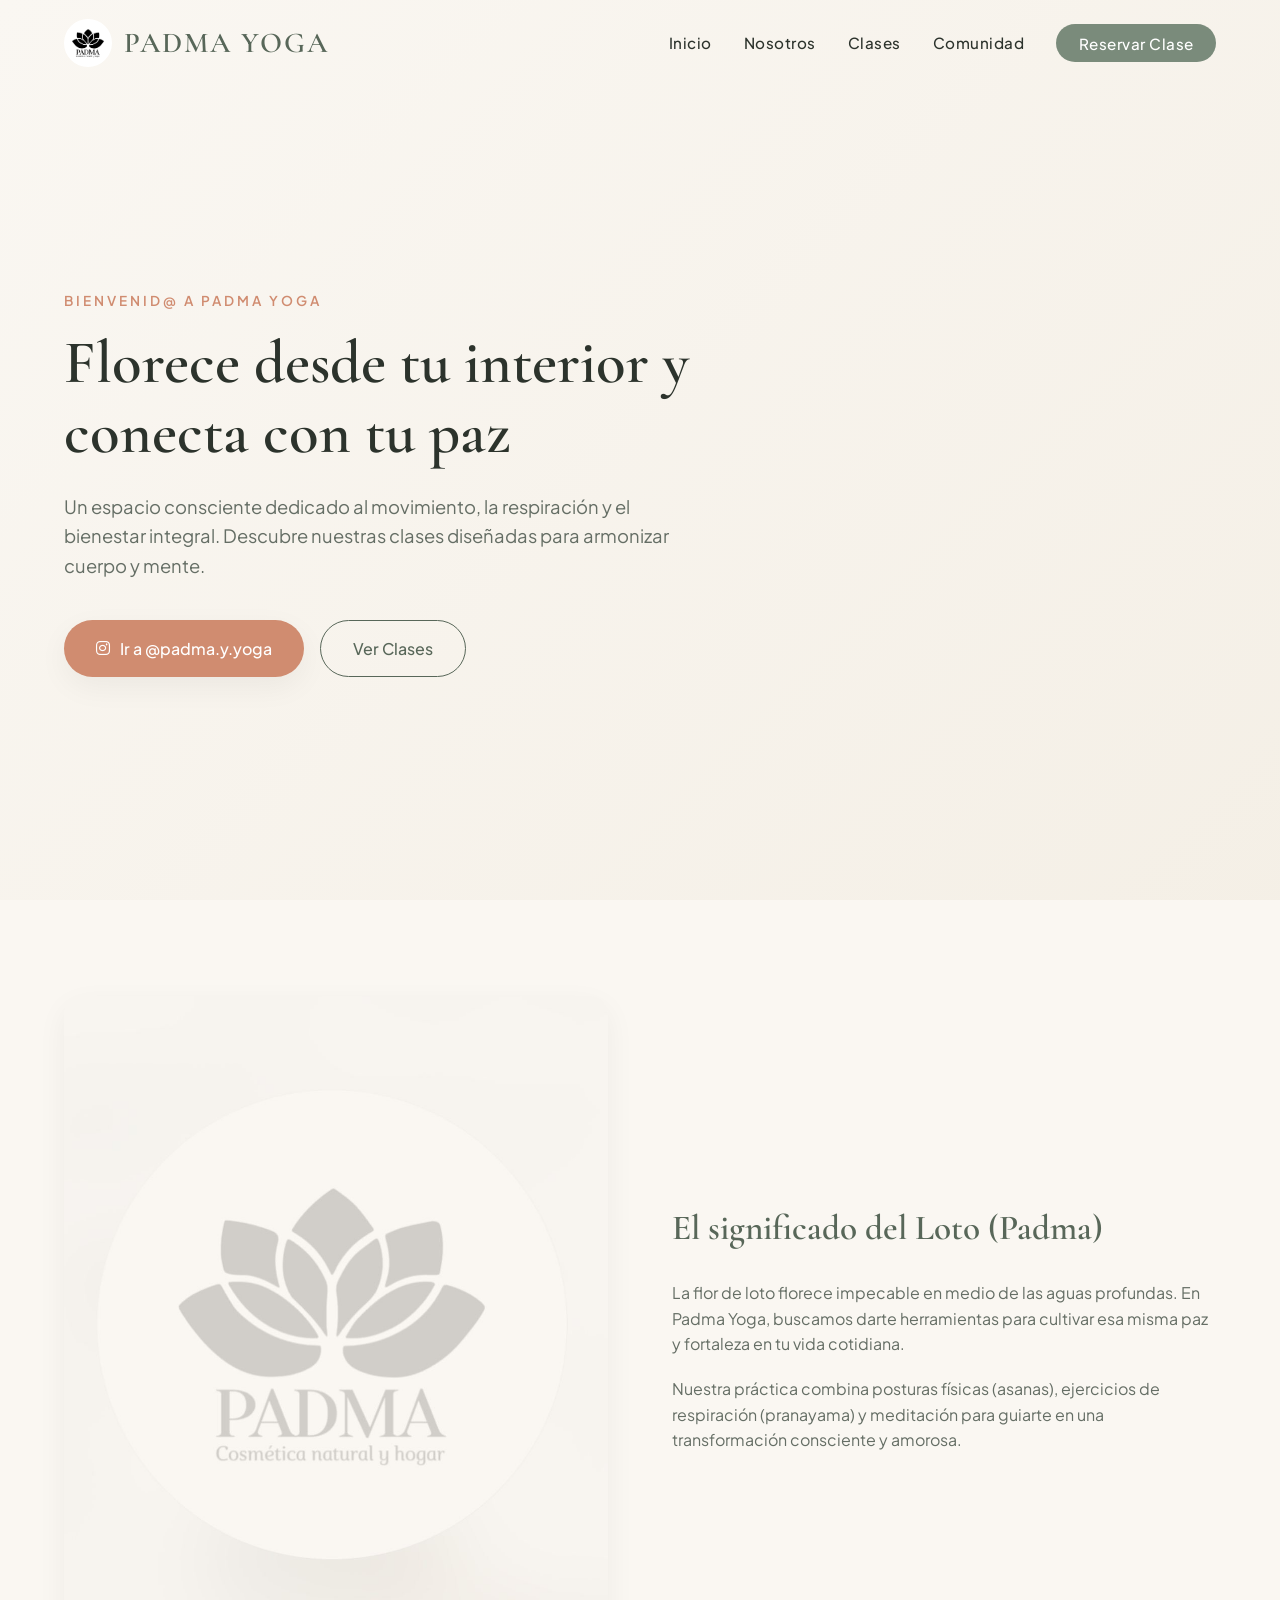
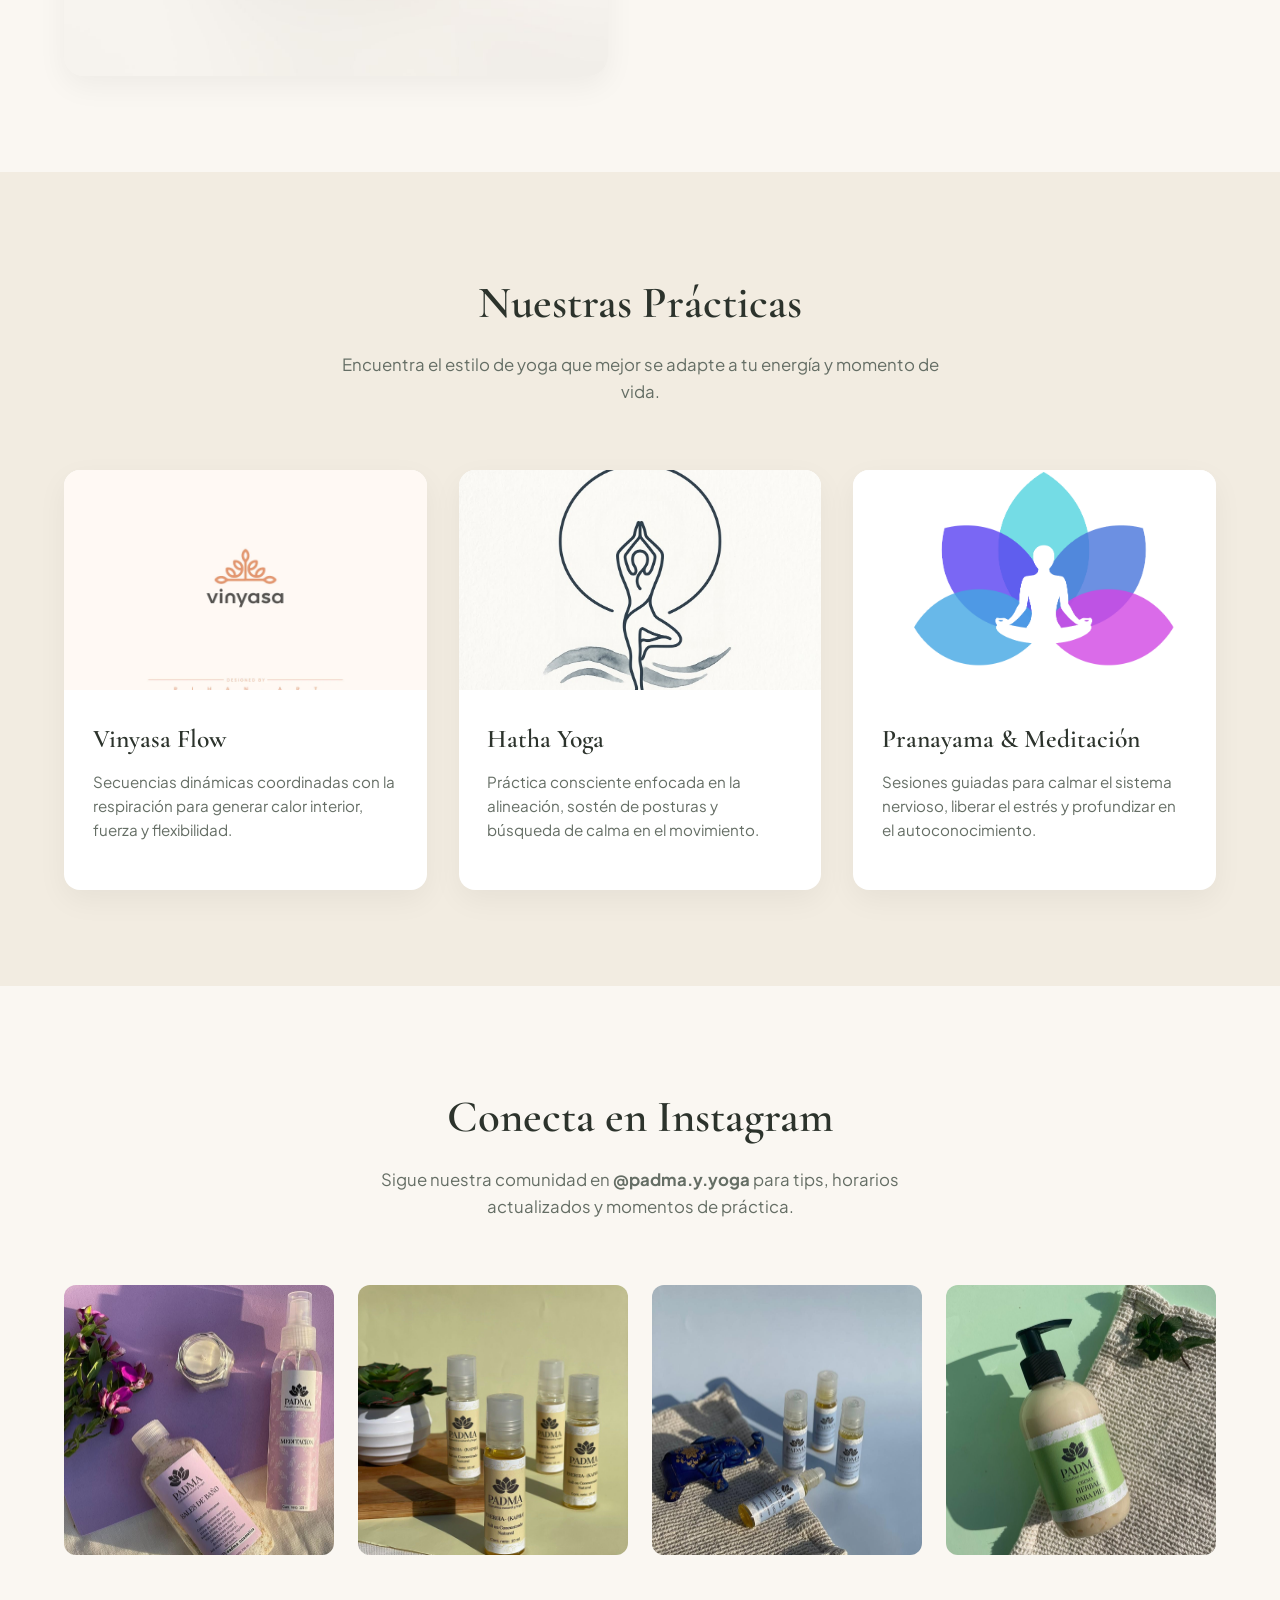
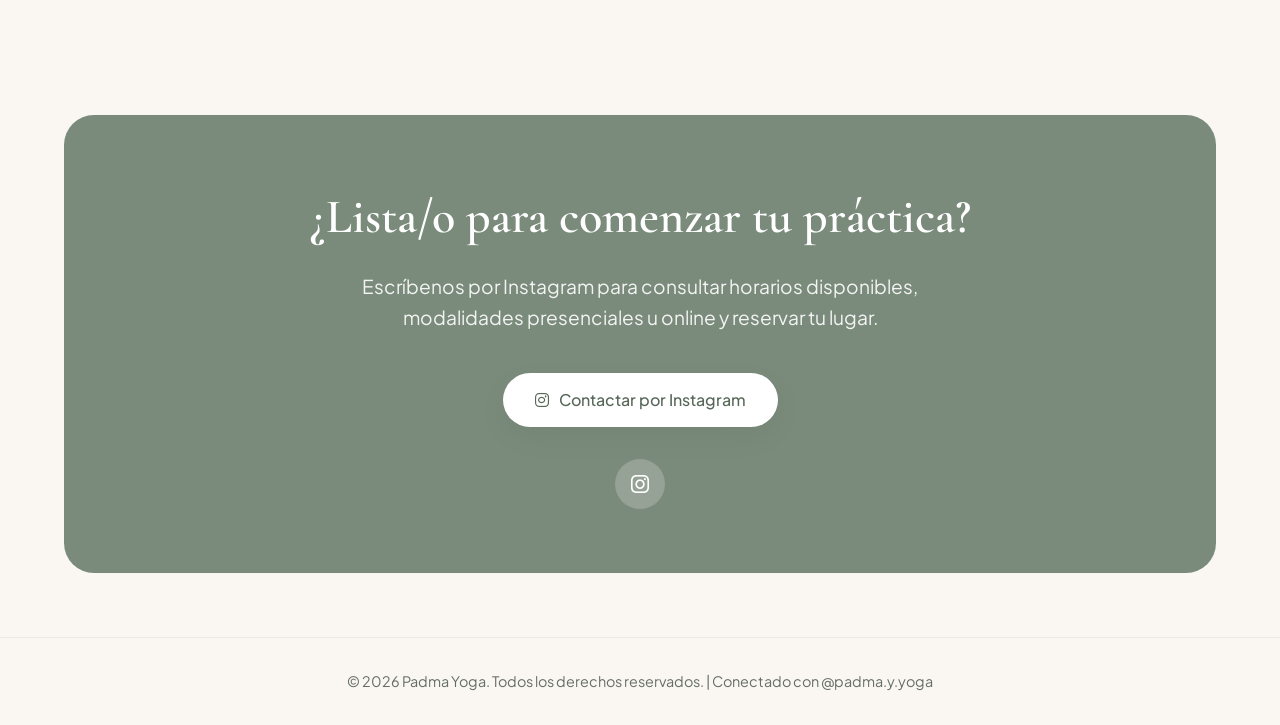
<file: index_v0.html>
<!DOCTYPE html>
<html lang="es">

<head>
    <meta charset="UTF-8">
    <meta name="viewport" content="width=device-width, initial-scale=1.0">
    <title>Padma Yoga | Encuentra tu paz interior</title>
    <!-- Google Fonts -->
    <link rel="preconnect" href="https://fonts.googleapis.com">
    <link rel="preconnect" href="https://fonts.gstatic.com" crossorigin>
    <link
        href="https://fonts.googleapis.com/css2?family=Cormorant+Garamond:ital,wght@0,400;0,600;1,400&family=Plus+Jakarta+Sans:wght@300;400;500;600&display=swap"
        rel="stylesheet">
    <!-- Font Awesome Icons -->
    <link rel="stylesheet" href="https://cdnjs.cloudflare.com/ajax/libs/font-awesome/6.4.0/css/all.min.css">

    <style>
        :root {
            --bg-primary: #FAF7F2;
            --bg-secondary: #F2ECE1;
            --accent-sage: #7A8B7B;
            --accent-sage-dark: #586759;
            --accent-terracotta: #D08C70;
            --text-main: #2C332C;
            --text-muted: #656E65;
            --white: #FFFFFF;
            --shadow-soft: 0 10px 30px rgba(0, 0, 0, 0.05);
            --transition-smooth: all 0.4s cubic-bezier(0.16, 1, 0.3, 1);
        }

        * {
            margin: 0;
            padding: 0;
            box-sizing: border-box;
        }

        html {
            scroll-behavior: smooth;
            font-size: 16px;
        }

        body {
            font-family: 'Plus Jakarta Sans', sans-serif;
            background-color: var(--bg-primary);
            color: var(--text-main);
            line-height: 1.6;
            overflow-x: hidden;
        }

        h1,
        h2,
        h3,
        h4,
        .brand-logo-text {
            font-family: 'Cormorant Garamond', serif;
            font-weight: 600;
        }

        /* --- Animations CSS --- */
        .reveal {
            opacity: 0;
            transform: translateY(30px);
            transition: var(--transition-smooth);
        }

        .reveal.active {
            opacity: 1;
            transform: translateY(0);
        }

        /* --- Header & Nav --- */
        header {
            position: fixed;
            top: 0;
            left: 0;
            width: 100%;
            padding: 1.2rem 5%;
            display: flex;
            justify-content: space-between;
            align-items: center;
            z-index: 1000;
            transition: var(--transition-smooth);
        }

        header.scrolled {
            background: rgba(250, 247, 242, 0.95);
            backdrop-filter: blur(10px);
            padding: 0.8rem 5%;
            box-shadow: 0 4px 20px rgba(0, 0, 0, 0.04);
        }

        .brand-logo {
            text-decoration: none;
            display: flex;
            align-items: center;
            gap: 12px;
        }

        /* Estilo para el Logo en Imagen */
        .brand-logo img {
            height: 48px;
            width: auto;
            object-fit: contain;
            border-radius: 50%;
        }

        .brand-logo-text {
            font-size: 1.8rem;
            letter-spacing: 2px;
            color: var(--accent-sage-dark);
        }

        nav ul {
            display: flex;
            list-style: none;
            gap: 2rem;
            align-items: center;
        }

        nav a {
            text-decoration: none;
            color: var(--text-main);
            font-weight: 500;
            font-size: 0.95rem;
            letter-spacing: 0.5px;
            transition: var(--transition-smooth);
            position: relative;
        }

        nav a::after {
            content: '';
            position: absolute;
            bottom: -5px;
            left: 0;
            width: 0;
            height: 2px;
            background-color: var(--accent-terracotta);
            transition: var(--transition-smooth);
        }

        nav a:hover::after {
            width: 100%;
        }

        .btn-nav {
            background-color: var(--accent-sage);
            color: var(--white) !important;
            padding: 0.6rem 1.4rem;
            border-radius: 50px;
            transition: var(--transition-smooth) !important;
        }

        .btn-nav:hover {
            background-color: var(--accent-sage-dark);
            transform: translateY(-2px);
        }

        .btn-nav::after {
            display: none;
        }

        /* --- Hero Section --- */
        .hero {
            min-height: 100vh;
            display: flex;
            align-items: center;
            padding: 8rem 5% 4rem;
            position: relative;
            background: linear-gradient(135deg, rgba(250, 247, 242, 0.85) 0%, rgba(242, 236, 225, 0.7) 100%),
                url('https://images.unsplash.com/photo-1545205597-3d9d02c29597?auto=format&fit=crop&w=1920&q=80') center/cover no-repeat;
        }

        .hero-content {
            max-width: 650px;
        }

        .hero-tag {
            display: inline-block;
            text-transform: uppercase;
            font-size: 0.85rem;
            letter-spacing: 3px;
            color: var(--accent-terracotta);
            font-weight: 600;
            margin-bottom: 1rem;
        }

        .hero h1 {
            font-size: 3.8rem;
            line-height: 1.15;
            color: var(--text-main);
            margin-bottom: 1.5rem;
        }

        .hero p {
            font-size: 1.15rem;
            color: var(--text-muted);
            margin-bottom: 2.5rem;
        }

        .hero-btns {
            display: flex;
            gap: 1rem;
            flex-wrap: wrap;
        }

        .btn-primary {
            background-color: var(--accent-terracotta);
            color: var(--white);
            padding: 0.9rem 2rem;
            border-radius: 50px;
            text-decoration: none;
            font-weight: 500;
            display: inline-flex;
            align-items: center;
            gap: 10px;
            transition: var(--transition-smooth);
            box-shadow: var(--shadow-soft);
        }

        .btn-primary:hover {
            background-color: #b8755b;
            transform: translateY(-3px);
        }

        .btn-secondary {
            border: 1px solid var(--accent-sage-dark);
            color: var(--accent-sage-dark);
            padding: 0.9rem 2rem;
            border-radius: 50px;
            text-decoration: none;
            font-weight: 500;
            transition: var(--transition-smooth);
        }

        .btn-secondary:hover {
            background-color: var(--accent-sage);
            color: var(--white);
            border-color: var(--accent-sage);
        }

        /* --- Section Styling --- */
        section {
            padding: 6rem 5%;
        }

        .section-header {
            text-align: center;
            max-width: 600px;
            margin: 0 auto 4rem;
        }

        .section-header h2 {
            font-size: 2.8rem;
            margin-bottom: 0.8rem;
            color: var(--text-main);
        }

        .section-header p {
            color: var(--text-muted);
            font-size: 1.05rem;
        }

        /* --- About Section --- */
        .about-grid {
            display: grid;
            grid-template-columns: 1fr 1fr;
            gap: 4rem;
            align-items: center;
        }

        .about-image {
            position: relative;
            border-radius: 20px;
            overflow: hidden;
            box-shadow: var(--shadow-soft);
        }

        .about-image img {
            width: 100%;
            height: 100%;
            object-fit: cover;
            display: block;
            transition: var(--transition-smooth);
        }

        .about-image:hover img {
            transform: scale(1.03);
        }

        .about-text h3 {
            font-size: 2.2rem;
            margin-bottom: 1.5rem;
            color: var(--accent-sage-dark);
        }

        .about-text p {
            margin-bottom: 1.2rem;
            color: var(--text-muted);
        }

        /* --- Classes Section --- */
        .classes {
            background-color: var(--bg-secondary);
        }

        .classes-grid {
            display: grid;
            grid-template-columns: repeat(auto-fit, minmax(280px, 1fr));
            gap: 2rem;
        }

        .class-card {
            background: var(--white);
            border-radius: 16px;
            overflow: hidden;
            box-shadow: var(--shadow-soft);
            transition: var(--transition-smooth);
        }

        .class-card:hover {
            transform: translateY(-8px);
        }

        .class-img {
            height: 220px;
            overflow: hidden;
        }

        .class-img img {
            width: 100%;
            height: 100%;
            object-fit: cover;
            transition: var(--transition-smooth);
        }

        .class-card:hover .class-img img {
            transform: scale(1.05);
        }

        .class-info {
            padding: 1.8rem;
        }

        .class-info h3 {
            font-size: 1.6rem;
            margin-bottom: 0.6rem;
        }

        .class-info p {
            color: var(--text-muted);
            font-size: 0.95rem;
            margin-bottom: 1.2rem;
        }

        /* --- Instagram Feed --- */
        .insta-feed {
            text-align: center;
        }

        .insta-grid {
            display: grid;
            grid-template-columns: repeat(auto-fit, minmax(200px, 1fr));
            gap: 1.5rem;
            margin-top: 2rem;
        }

        .insta-item {
            position: relative;
            border-radius: 12px;
            overflow: hidden;
            aspect-ratio: 1;
        }

        .insta-item img {
            width: 100%;
            height: 100%;
            object-fit: cover;
            transition: var(--transition-smooth);
        }

        .insta-overlay {
            position: absolute;
            inset: 0;
            background: rgba(122, 139, 123, 0.85);
            display: flex;
            align-items: center;
            justify-content: center;
            opacity: 0;
            transition: var(--transition-smooth);
            color: var(--white);
            font-size: 1.8rem;
        }

        .insta-item:hover .insta-overlay {
            opacity: 1;
        }

        .insta-item:hover img {
            transform: scale(1.08);
        }

        /* --- Contact Section --- */
        .contact {
            background-color: var(--accent-sage);
            color: var(--white);
            border-radius: 30px;
            margin: 4rem 5%;
            padding: 4rem 3rem;
            text-align: center;
        }

        .contact h2 {
            color: var(--white);
            font-size: 3rem;
            margin-bottom: 1rem;
        }

        .contact p {
            font-size: 1.2rem;
            max-width: 600px;
            margin: 0 auto 2.5rem;
            opacity: 0.9;
        }

        .social-links {
            display: flex;
            justify-content: center;
            gap: 1.5rem;
            margin-top: 2rem;
        }

        .social-btn {
            width: 50px;
            height: 50px;
            border-radius: 50%;
            background: rgba(255, 255, 255, 0.2);
            color: var(--white);
            display: flex;
            align-items: center;
            justify-content: center;
            font-size: 1.3rem;
            text-decoration: none;
            transition: var(--transition-smooth);
        }

        .social-btn:hover {
            background: var(--white);
            color: var(--accent-sage-dark);
            transform: translateY(-4px);
        }

        /* --- Footer --- */
        footer {
            text-align: center;
            padding: 2rem 5%;
            color: var(--text-muted);
            font-size: 0.9rem;
            border-top: 1px solid rgba(0, 0, 0, 0.05);
        }

        @media (max-width: 768px) {
            header {
                padding: 1rem 5%;
            }

            nav ul {
                display: none;
            }

            .hero h1 {
                font-size: 2.8rem;
            }

            .about-grid {
                grid-template-columns: 1fr;
            }

            .contact h2 {
                font-size: 2.2rem;
            }
        }
    </style>
</head>

<body>

    <!-- Header Navigation -->
    <header id="header">
        <a href="#" class="brand-logo">
            <!-- REEMPLAZAR CON LA FOTO DE PERFIL / LOGO -->
            <img src="logo-padma.jpg" alt="Padma Yoga Logo">
            <span class="brand-logo-text">PADMA YOGA</span>
        </a>
        <nav>
            <ul>
                <li><a href="#inicio">Inicio</a></li>
                <li><a href="#nosotros">Nosotros</a></li>
                <li><a href="#clases">Clases</a></li>
                <li><a href="#comunidad">Comunidad</a></li>
                <li><a href="https://www.instagram.com/padma.y.yoga/" target="_blank" class="btn-nav">Reservar Clase</a>
                </li>
            </ul>
        </nav>
    </header>

    <!-- Hero Section -->
    <section class="hero" id="inicio">
        <div class="hero-content reveal">
            <span class="hero-tag">Bienvenid@ a Padma Yoga</span>
            <h1>Florece desde tu interior y conecta con tu paz</h1>
            <p>Un espacio consciente dedicado al movimiento, la respiración y el bienestar integral. Descubre nuestras
                clases diseñadas para armonizar cuerpo y mente.</p>
            <div class="hero-btns">
                <a href="https://www.instagram.com/padma.y.yoga/" target="_blank" class="btn-primary">
                    <i class="fa-brands fa-instagram"></i> Ir a @padma.y.yoga
                </a>
                <a href="#clases" class="btn-secondary">Ver Clases</a>
            </div>
        </div>
    </section>

    <!-- About Section -->
    <section id="nosotros">
        <div class="about-grid">
            <div class="about-image reveal">
                <!-- REEMPLAZAR CON UNA FOTO REAL DE TU PERFIL -->
                <img src="foto-nosotros.jpg" alt="Práctica en Padma Yoga">
            </div>
            <div class="about-text reveal">
                <h3>El significado del Loto (Padma)</h3>
                <p>La flor de loto florece impecable en medio de las aguas profundas. En Padma Yoga, buscamos darte
                    herramientas para cultivar esa misma paz y fortaleza en tu vida cotidiana.</p>
                <p>Nuestra práctica combina posturas físicas (asanas), ejercicios de respiración (pranayama) y
                    meditación para guiarte en una transformación consciente y amorosa.</p>
            </div>
        </div>
    </section>

    <!-- Classes Section -->
    <section class="classes" id="clases">
        <div class="section-header reveal">
            <h2>Nuestras Prácticas</h2>
            <p>Encuentra el estilo de yoga que mejor se adapte a tu energía y momento de vida.</p>
        </div>
        <div class="classes-grid">
            <div class="class-card reveal">
                <div class="class-img">
                    <img src="clase-vinyasa.jpg" alt="Vinyasa Flow">
                </div>
                <div class="class-info">
                    <h3>Vinyasa Flow</h3>
                    <p>Secuencias dinámicas coordinadas con la respiración para generar calor interior, fuerza y
                        flexibilidad.</p>
                </div>
            </div>
            <div class="class-card reveal">
                <div class="class-img">
                    <img src="clase-hatha.jpg" alt="Hatha Yoga">
                </div>
                <div class="class-info">
                    <h3>Hatha Yoga</h3>
                    <p>Práctica consciente enfocada en la alineación, sostén de posturas y búsqueda de calma en el
                        movimiento.</p>
                </div>
            </div>
            <div class="class-card reveal">
                <div class="class-img">
                    <img src="clase-meditacion.jpg" alt="Pranayama & Meditación">
                </div>
                <div class="class-info">
                    <h3>Pranayama & Meditación</h3>
                    <p>Sesiones guiadas para calmar el sistema nervioso, liberar el estrés y profundizar en el
                        autoconocimiento.</p>
                </div>
            </div>
        </div>
    </section>

    <!-- Instagram Section con Fotos Reales -->
    <section class="insta-feed" id="comunidad">
        <div class="section-header reveal">
            <h2>Conecta en Instagram</h2>
            <p>Sigue nuestra comunidad en <strong>@padma.y.yoga</strong> para tips, horarios actualizados y momentos de
                práctica.</p>
        </div>
        <div class="insta-grid">
            <a href="https://www.instagram.com/padma.y.yoga/" target="_blank" class="insta-item reveal">
                <img src="insta-1.jpg" alt="Publicación Padma Yoga 1">
                <div class="insta-overlay"><i class="fa-brands fa-instagram"></i></div>
            </a>
            <a href="https://www.instagram.com/padma.y.yoga/" target="_blank" class="insta-item reveal">
                <img src="insta-2.jpg" alt="Publicación Padma Yoga 2">
                <div class="insta-overlay"><i class="fa-brands fa-instagram"></i></div>
            </a>
            <a href="https://www.instagram.com/padma.y.yoga/" target="_blank" class="insta-item reveal">
                <img src="insta-3.jpg" alt="Publicación Padma Yoga 3">
                <div class="insta-overlay"><i class="fa-brands fa-instagram"></i></div>
            </a>
            <a href="https://www.instagram.com/padma.y.yoga/" target="_blank" class="insta-item reveal">
                <img src="insta-4.jpg" alt="Publicación Padma Yoga 4">
                <div class="insta-overlay"><i class="fa-brands fa-instagram"></i></div>
            </a>
        </div>
    </section>

    <!-- Contact Banner -->
    <section class="contact reveal">
        <h2>¿Lista/o para comenzar tu práctica?</h2>
        <p>Escríbenos por Instagram para consultar horarios disponibles, modalidades presenciales u online y reservar tu
            lugar.</p>
        <a href="https://www.instagram.com/padma.y.yoga/" target="_blank" class="btn-primary"
            style="background-color: var(--white); color: var(--accent-sage-dark);">
            <i class="fa-brands fa-instagram"></i> Contactar por Instagram
        </a>
        <div class="social-links">
            <a href="https://www.instagram.com/padma.y.yoga/" target="_blank" class="social-btn"><i
                    class="fa-brands fa-instagram"></i></a>
        </div>
    </section>

    <!-- Footer -->
    <footer>
        <p>&copy; 2026 Padma Yoga. Todos los derechos reservados. | Conectado con @padma.y.yoga</p>
    </footer>

    <!-- JavaScript para Efectos y Transiciones -->
    <script>
        const header = document.getElementById('header');
        window.addEventListener('scroll', () => {
            if (window.scrollY > 50) {
                header.classList.add('scrolled');
            } else {
                header.classList.remove('scrolled');
            }
        });

        const observerOptions = {
            threshold: 0.15,
            rootMargin: "0px 0px -50px 0px"
        };

        const observer = new IntersectionObserver((entries, observer) => {
            entries.forEach(entry => {
                if (entry.isIntersecting) {
                    entry.target.classList.add('active');
                    observer.unobserve(entry.target);
                }
            });
        }, observerOptions);

        document.querySelectorAll('.reveal').forEach(el => observer.observe(el));
    </script>
</body>

</html>
</file>
